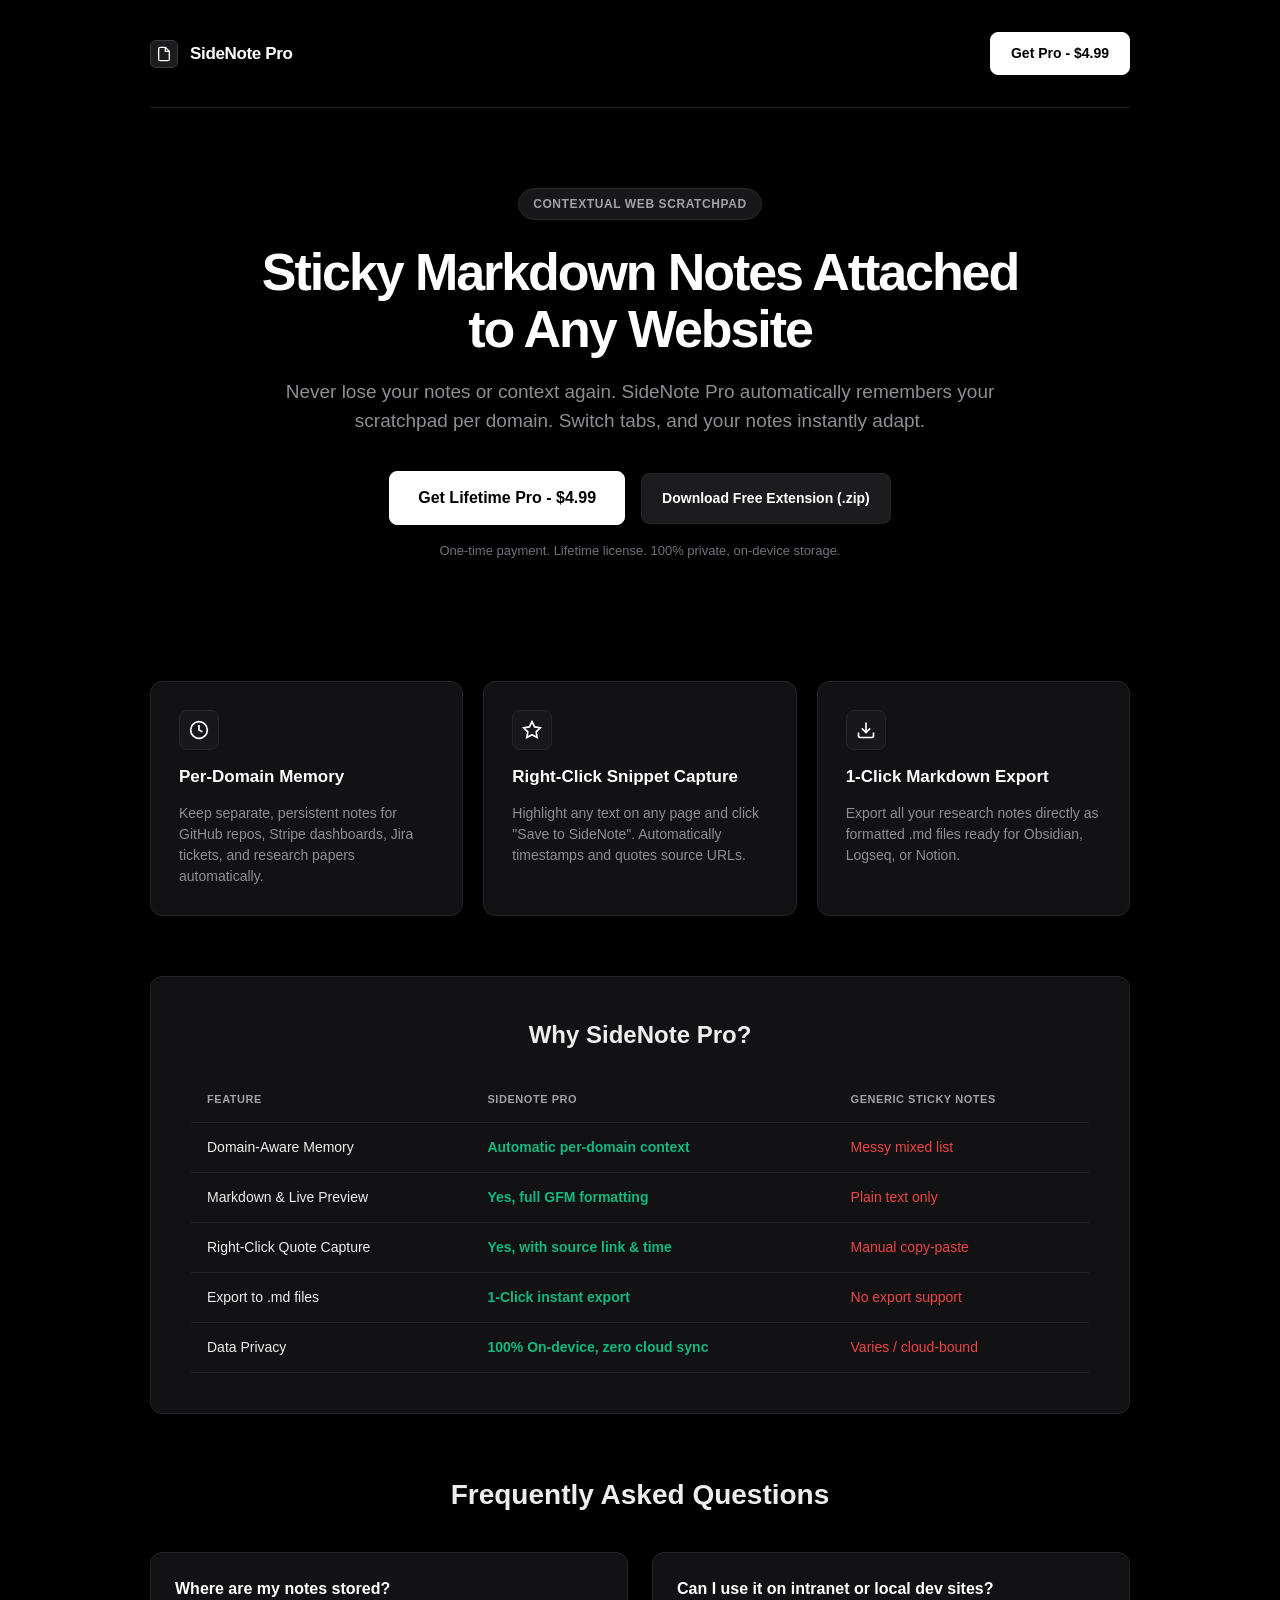
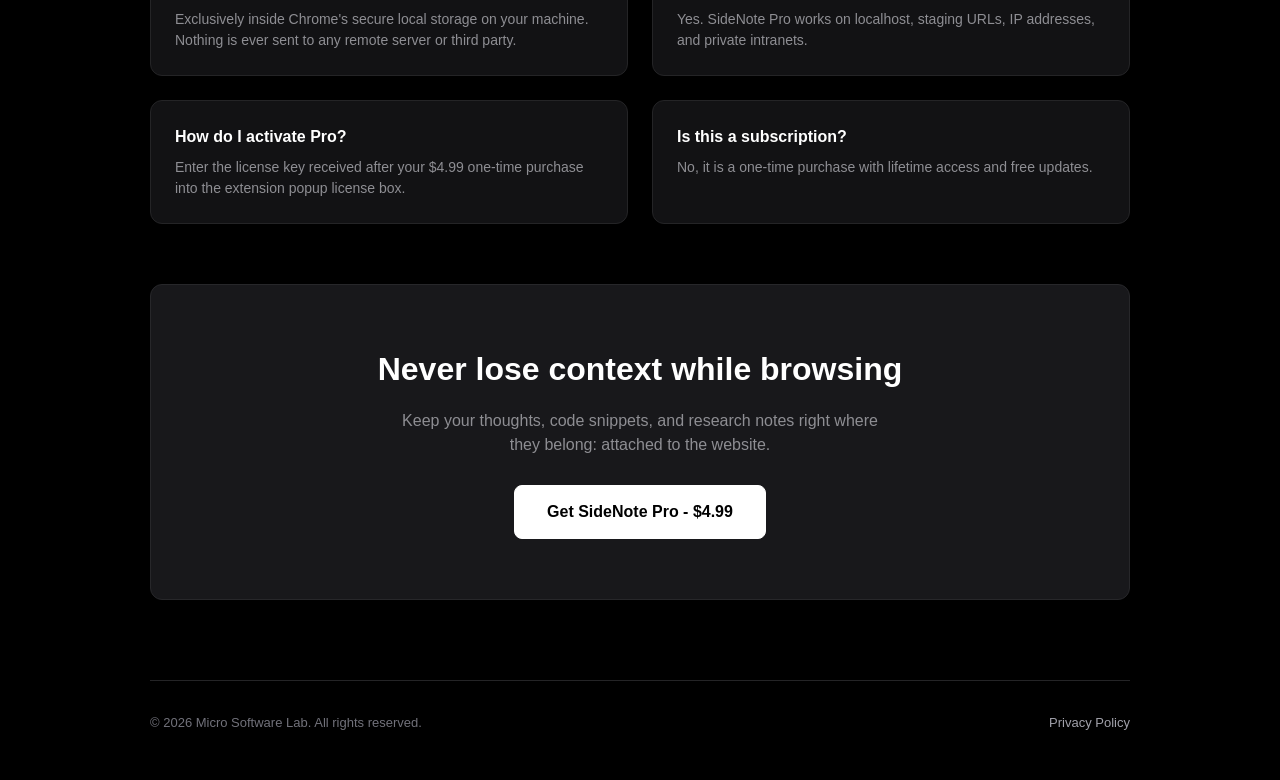
<file: index.html>
<!DOCTYPE html>
<html lang="en">
<head>
  <meta charset="UTF-8">
  <meta name="viewport" content="width=device-width, initial-scale=1.0">
  <title>SideNote Pro - Sticky Markdown Scratchpad for Every Website</title>
  <meta name="description" content="Contextual domain-smart Markdown scratchpad for Google Chrome. Pin notes, code snippets, and research checklists to any website. 100% on-device.">
  <link rel="icon" type="image/png" href="icons/icon48.png">
  <style>
    :root {
      --bg: #000000;
      --card-bg: #121214;
      --border: #242426;
      --text: #ededed;
      --text-muted: #8e8e93;
      --accent: #ffffff;
      --accent-text: #000000;
      --radius: 12px;
    }
    * { box-sizing: border-box; margin: 0; padding: 0; }
    body {
      background: var(--bg);
      color: var(--text);
      font-family: -apple-system, BlinkMacSystemFont, "SF Pro Text", "Segoe UI", Roboto, Helvetica, Arial, sans-serif;
      line-height: 1.5;
      -webkit-font-smoothing: antialiased;
      padding: 0 20px;
    }
    .container {
      max-width: 980px;
      margin: 0 auto;
    }
    nav {
      display: flex;
      justify-content: space-between;
      align-items: center;
      padding: 32px 0;
      border-bottom: 1px solid var(--border);
    }
    .logo {
      display: flex;
      align-items: center;
      gap: 12px;
      font-weight: 700;
      font-size: 17px;
      letter-spacing: -0.02em;
      color: #fff;
    }
    .logo-icon {
      width: 28px;
      height: 28px;
      background: #1c1c1e;
      border: 1px solid #3a3a3c;
      border-radius: 6px;
      display: flex;
      align-items: center;
      justify-content: center;
    }
    .nav-actions {
      display: flex;
      align-items: center;
      gap: 16px;
    }
    .btn {
      display: inline-flex;
      align-items: center;
      justify-content: center;
      gap: 8px;
      padding: 10px 20px;
      border-radius: 8px;
      font-size: 14px;
      font-weight: 600;
      text-decoration: none;
      transition: all 0.15s ease;
      cursor: pointer;
    }
    .btn-primary {
      background: var(--accent);
      color: var(--accent-text);
      border: 1px solid #ffffff;
    }
    .btn-primary:hover {
      background: #e5e5ea;
      transform: translateY(-1px);
    }
    .btn-secondary {
      background: #1c1c1e;
      color: #fff;
      border: 1px solid var(--border);
    }
    .btn-secondary:hover {
      background: #2c2c2e;
    }
    header.hero {
      text-align: center;
      padding: 80px 0 60px;
      max-width: 760px;
      margin: 0 auto;
    }
    .pill {
      display: inline-flex;
      align-items: center;
      gap: 6px;
      padding: 6px 14px;
      border-radius: 999px;
      background: #18181b;
      border: 1px solid #27272a;
      font-size: 12px;
      font-weight: 600;
      color: #a1a1aa;
      margin-bottom: 24px;
      text-transform: uppercase;
      letter-spacing: 0.05em;
    }
    h1 {
      font-size: 52px;
      font-weight: 800;
      letter-spacing: -0.04em;
      line-height: 1.1;
      margin-bottom: 20px;
      color: #fff;
    }
    p.hero-sub {
      font-size: 19px;
      color: var(--text-muted);
      line-height: 1.5;
      margin-bottom: 36px;
      font-weight: 400;
    }
    .hero-cta {
      display: flex;
      justify-content: center;
      align-items: center;
      gap: 16px;
      margin-bottom: 16px;
    }
    .hero-meta {
      font-size: 13px;
      color: #71717a;
    }
    .features-grid {
      display: grid;
      grid-template-columns: repeat(auto-fit, minmax(280px, 1fr));
      gap: 20px;
      margin: 60px 0;
    }
    .feature-card {
      background: var(--card-bg);
      border: 1px solid var(--border);
      border-radius: var(--radius);
      padding: 28px;
      display: flex;
      flex-direction: column;
      gap: 14px;
    }
    .icon-box {
      width: 40px;
      height: 40px;
      border-radius: 8px;
      background: #18181b;
      border: 1px solid #27272a;
      display: flex;
      align-items: center;
      justify-content: center;
      color: #fff;
    }
    .feature-card h3 {
      font-size: 17px;
      font-weight: 600;
      color: #fff;
    }
    .feature-card p {
      font-size: 14px;
      color: var(--text-muted);
      line-height: 1.5;
    }
    .comparison-section {
      background: var(--card-bg);
      border: 1px solid var(--border);
      border-radius: var(--radius);
      padding: 40px;
      margin: 60px 0;
    }
    .comparison-section h2 {
      font-size: 24px;
      font-weight: 700;
      margin-bottom: 24px;
      text-align: center;
    }
    table {
      width: 100%;
      border-collapse: collapse;
      text-align: left;
      font-size: 14px;
    }
    th, td {
      padding: 14px 16px;
      border-bottom: 1px solid var(--border);
    }
    th {
      color: #a1a1aa;
      font-weight: 600;
      text-transform: uppercase;
      font-size: 11px;
      letter-spacing: 0.05em;
    }
    .check { color: #10b981; font-weight: 600; }
    .cross { color: #ef4444; }
    .faq-section {
      margin: 60px 0;
    }
    .faq-section h2 {
      font-size: 28px;
      font-weight: 700;
      text-align: center;
      margin-bottom: 36px;
    }
    .faq-grid {
      display: grid;
      grid-template-columns: 1fr 1fr;
      gap: 24px;
    }
    .faq-item {
      background: var(--card-bg);
      border: 1px solid var(--border);
      border-radius: var(--radius);
      padding: 24px;
    }
    .faq-item h4 {
      font-size: 16px;
      font-weight: 600;
      margin-bottom: 8px;
      color: #fff;
    }
    .faq-item p {
      font-size: 14px;
      color: var(--text-muted);
      line-height: 1.5;
    }
    .cta-banner {
      background: #18181b;
      border: 1px solid #27272a;
      border-radius: var(--radius);
      padding: 60px 24px;
      text-align: center;
      margin: 60px 0 80px;
    }
    .cta-banner h2 {
      font-size: 32px;
      font-weight: 800;
      margin-bottom: 16px;
      color: #fff;
    }
    .cta-banner p {
      color: var(--text-muted);
      max-width: 500px;
      margin: 0 auto 28px;
      font-size: 16px;
    }
    footer {
      border-top: 1px solid var(--border);
      padding: 32px 0 48px;
      display: flex;
      justify-content: space-between;
      font-size: 13px;
      color: #71717a;
    }
    footer a { color: #a1a1aa; text-decoration: none; }
    footer a:hover { color: #fff; }
    @media (max-width: 768px) {
      h1 { font-size: 36px; }
      .faq-grid { grid-template-columns: 1fr; }
    }
  </style>
</head>
<body>
  <div class="container">
    <nav>
      <div class="logo">
        <div class="logo-icon">
          <svg width="16" height="16" viewBox="0 0 24 24" fill="none" stroke="#fff" stroke-width="2">
            <path d="M14 2H6a2 2 0 0 0-2 2v16a2 2 0 0 0 2 2h12a2 2 0 0 0 2-2V8z"></path>
            <polyline points="14 2 14 8 20 8"></polyline>
          </svg>
        </div>
        <span>SideNote Pro</span>
      </div>
      <div class="nav-actions">
        <a href="https://micro-software-lab.lemonsqueezy.com/checkout/buy/3dfdbeb4-d743-4fff-9328-c293507b80ab" class="btn btn-primary">Get Pro - $4.99</a>
      </div>
    </nav>

    <header class="hero">
      <div class="pill">Contextual Web Scratchpad</div>
      <h1>Sticky Markdown Notes Attached to Any Website</h1>
      <p class="hero-sub">Never lose your notes or context again. SideNote Pro automatically remembers your scratchpad per domain. Switch tabs, and your notes instantly adapt.</p>
      <div class="hero-cta">
        <a href="https://micro-software-lab.lemonsqueezy.com/checkout/buy/3dfdbeb4-d743-4fff-9328-c293507b80ab" class="btn btn-primary" style="padding: 14px 28px; font-size: 16px;">Get Lifetime Pro - $4.99</a>
        <a href="https://github.com/joshuajaimon7/sidenote-pro/releases/latest/download/09-sidenote-pro.zip" class="btn btn-secondary" style="padding: 14px 20px;">Download Free Extension (.zip)</a>
      </div>
      <div class="hero-meta">One-time payment. Lifetime license. 100% private, on-device storage.</div>
    </header>

    <div class="features-grid">
      <div class="feature-card">
        <div class="icon-box">
          <svg width="20" height="20" viewBox="0 0 24 24" fill="none" stroke="currentColor" stroke-width="2">
            <circle cx="12" cy="12" r="10"></circle>
            <polyline points="12 6 12 12 16 14"></polyline>
          </svg>
        </div>
        <h3>Per-Domain Memory</h3>
        <p>Keep separate, persistent notes for GitHub repos, Stripe dashboards, Jira tickets, and research papers automatically.</p>
      </div>

      <div class="feature-card">
        <div class="icon-box">
          <svg width="20" height="20" viewBox="0 0 24 24" fill="none" stroke="currentColor" stroke-width="2">
            <polygon points="12 2 15.09 8.26 22 9.27 17 14.14 18.18 21.02 12 17.77 5.82 21.02 7 14.14 2 9.27 8.91 8.26 12 2"></polygon>
          </svg>
        </div>
        <h3>Right-Click Snippet Capture</h3>
        <p>Highlight any text on any page and click "Save to SideNote". Automatically timestamps and quotes source URLs.</p>
      </div>

      <div class="feature-card">
        <div class="icon-box">
          <svg width="20" height="20" viewBox="0 0 24 24" fill="none" stroke="currentColor" stroke-width="2">
            <path d="M21 15v4a2 2 0 0 1-2 2H5a2 2 0 0 1-2-2v-4"></path>
            <polyline points="7 10 12 15 17 10"></polyline>
            <line x1="12" y1="15" x2="12" y2="3"></line>
          </svg>
        </div>
        <h3>1-Click Markdown Export</h3>
        <p>Export all your research notes directly as formatted .md files ready for Obsidian, Logseq, or Notion.</p>
      </div>
    </div>

    <div class="comparison-section">
      <h2>Why SideNote Pro?</h2>
      <table>
        <thead>
          <tr>
            <th>Feature</th>
            <th>SideNote Pro</th>
            <th>Generic Sticky Notes</th>
          </tr>
        </thead>
        <tbody>
          <tr>
            <td>Domain-Aware Memory</td>
            <td class="check">Automatic per-domain context</td>
            <td class="cross">Messy mixed list</td>
          </tr>
          <tr>
            <td>Markdown & Live Preview</td>
            <td class="check">Yes, full GFM formatting</td>
            <td class="cross">Plain text only</td>
          </tr>
          <tr>
            <td>Right-Click Quote Capture</td>
            <td class="check">Yes, with source link & time</td>
            <td class="cross">Manual copy-paste</td>
          </tr>
          <tr>
            <td>Export to .md files</td>
            <td class="check">1-Click instant export</td>
            <td class="cross">No export support</td>
          </tr>
          <tr>
            <td>Data Privacy</td>
            <td class="check">100% On-device, zero cloud sync</td>
            <td class="cross">Varies / cloud-bound</td>
          </tr>
        </tbody>
      </table>
    </div>

    <div class="faq-section">
      <h2>Frequently Asked Questions</h2>
      <div class="faq-grid">
        <div class="faq-item">
          <h4>Where are my notes stored?</h4>
          <p>Exclusively inside Chrome's secure local storage on your machine. Nothing is ever sent to any remote server or third party.</p>
        </div>
        <div class="faq-item">
          <h4>Can I use it on intranet or local dev sites?</h4>
          <p>Yes. SideNote Pro works on localhost, staging URLs, IP addresses, and private intranets.</p>
        </div>
        <div class="faq-item">
          <h4>How do I activate Pro?</h4>
          <p>Enter the license key received after your $4.99 one-time purchase into the extension popup license box.</p>
        </div>
        <div class="faq-item">
          <h4>Is this a subscription?</h4>
          <p>No, it is a one-time purchase with lifetime access and free updates.</p>
        </div>
      </div>
    </div>

    <div class="cta-banner">
      <h2>Never lose context while browsing</h2>
      <p>Keep your thoughts, code snippets, and research notes right where they belong: attached to the website.</p>
      <a href="https://micro-software-lab.lemonsqueezy.com/checkout/buy/3dfdbeb4-d743-4fff-9328-c293507b80ab" class="btn btn-primary" style="padding: 14px 32px; font-size: 16px;">Get SideNote Pro - $4.99</a>
    </div>

    <footer>
      <div>&copy; 2026 Micro Software Lab. All rights reserved.</div>
      <div>
        <a href="privacy.html">Privacy Policy</a>
      </div>
    </footer>
  </div>
</body>
</html>
</file>
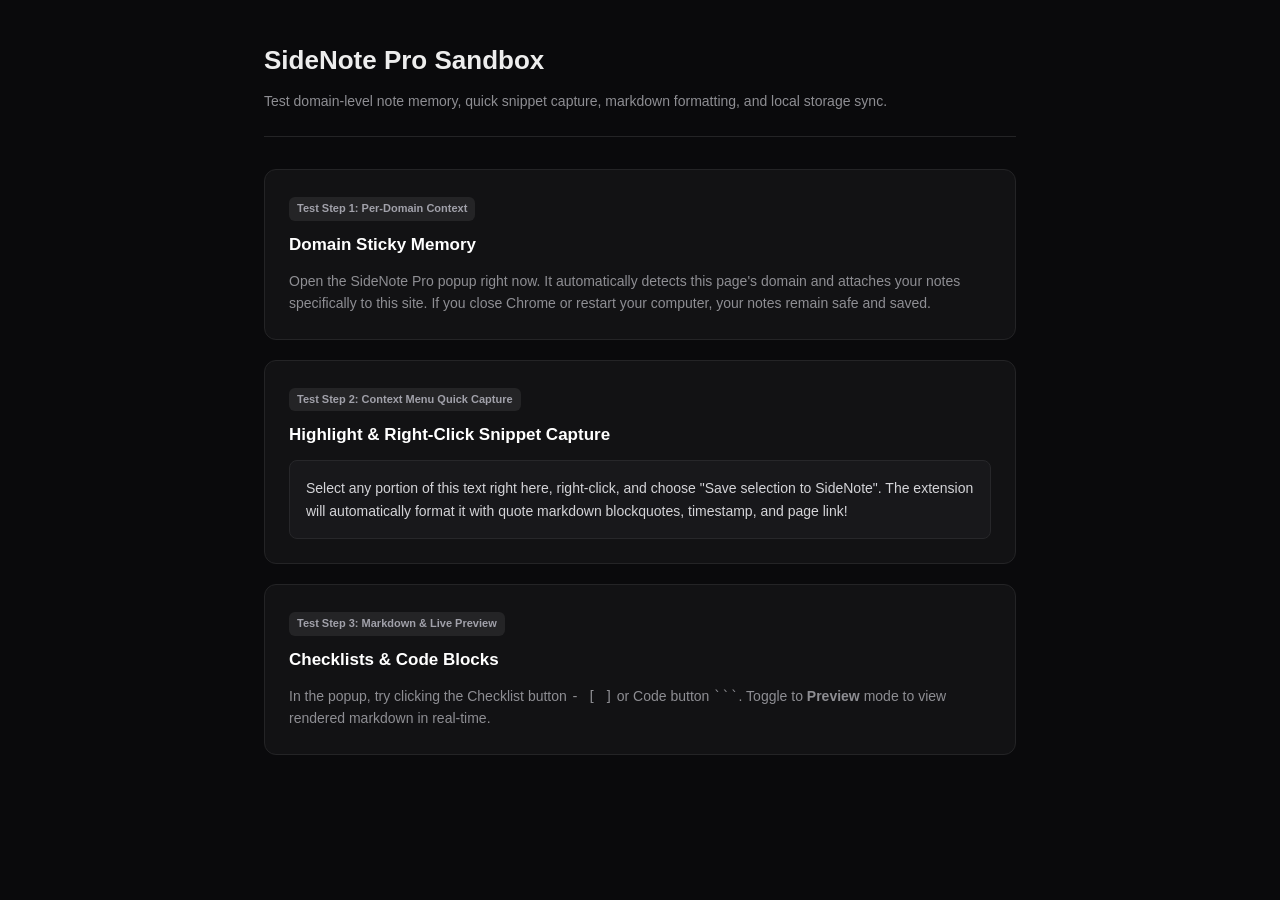
<file: demo-test.html>
<!DOCTYPE html>
<html lang="en">
<head>
  <meta charset="UTF-8">
  <meta name="viewport" content="width=device-width, initial-scale=1.0">
  <title>SideNote Pro - Interactive Test Sandbox</title>
  <style>
    * { box-sizing: border-box; margin: 0; padding: 0; }
    body {
      background: #0a0a0c;
      color: #ededed;
      font-family: -apple-system, BlinkMacSystemFont, "SF Pro Text", "Segoe UI", Roboto, sans-serif;
      padding: 40px 24px;
      max-width: 800px;
      margin: 0 auto;
      line-height: 1.6;
    }
    header {
      border-bottom: 1px solid #242426;
      padding-bottom: 24px;
      margin-bottom: 32px;
    }
    h1 { font-size: 26px; font-weight: 700; margin-bottom: 8px; }
    p { color: #8e8e93; font-size: 14px; }
    .card {
      background: #121214;
      border: 1px solid #242426;
      border-radius: 12px;
      padding: 24px;
      margin-bottom: 20px;
    }
    h3 { font-size: 17px; font-weight: 600; margin-bottom: 12px; color: #fff; }
    .sample-text {
      background: #18181b;
      border: 1px solid #27272a;
      border-radius: 8px;
      padding: 16px;
      font-size: 14px;
      color: #d4d4d8;
      user-select: text;
    }
    .badge {
      display: inline-block;
      font-size: 11px;
      font-weight: 600;
      padding: 3px 8px;
      border-radius: 6px;
      background: #242426;
      color: #a1a1aa;
      margin-bottom: 10px;
    }
  </style>
</head>
<body>
  <header>
    <h1>SideNote Pro Sandbox</h1>
    <p>Test domain-level note memory, quick snippet capture, markdown formatting, and local storage sync.</p>
  </header>

  <div class="card">
    <span class="badge">Test Step 1: Per-Domain Context</span>
    <h3>Domain Sticky Memory</h3>
    <p>Open the SideNote Pro popup right now. It automatically detects this page's domain and attaches your notes specifically to this site. If you close Chrome or restart your computer, your notes remain safe and saved.</p>
  </div>

  <div class="card">
    <span class="badge">Test Step 2: Context Menu Quick Capture</span>
    <h3>Highlight & Right-Click Snippet Capture</h3>
    <p class="sample-text">
      Select any portion of this text right here, right-click, and choose "Save selection to SideNote". The extension will automatically format it with quote markdown blockquotes, timestamp, and page link!
    </p>
  </div>

  <div class="card">
    <span class="badge">Test Step 3: Markdown & Live Preview</span>
    <h3>Checklists & Code Blocks</h3>
    <p>In the popup, try clicking the Checklist button <code>- [ ]</code> or Code button <code>```</code>. Toggle to <strong>Preview</strong> mode to view rendered markdown in real-time.</p>
  </div>
</body>
</html>
</file>
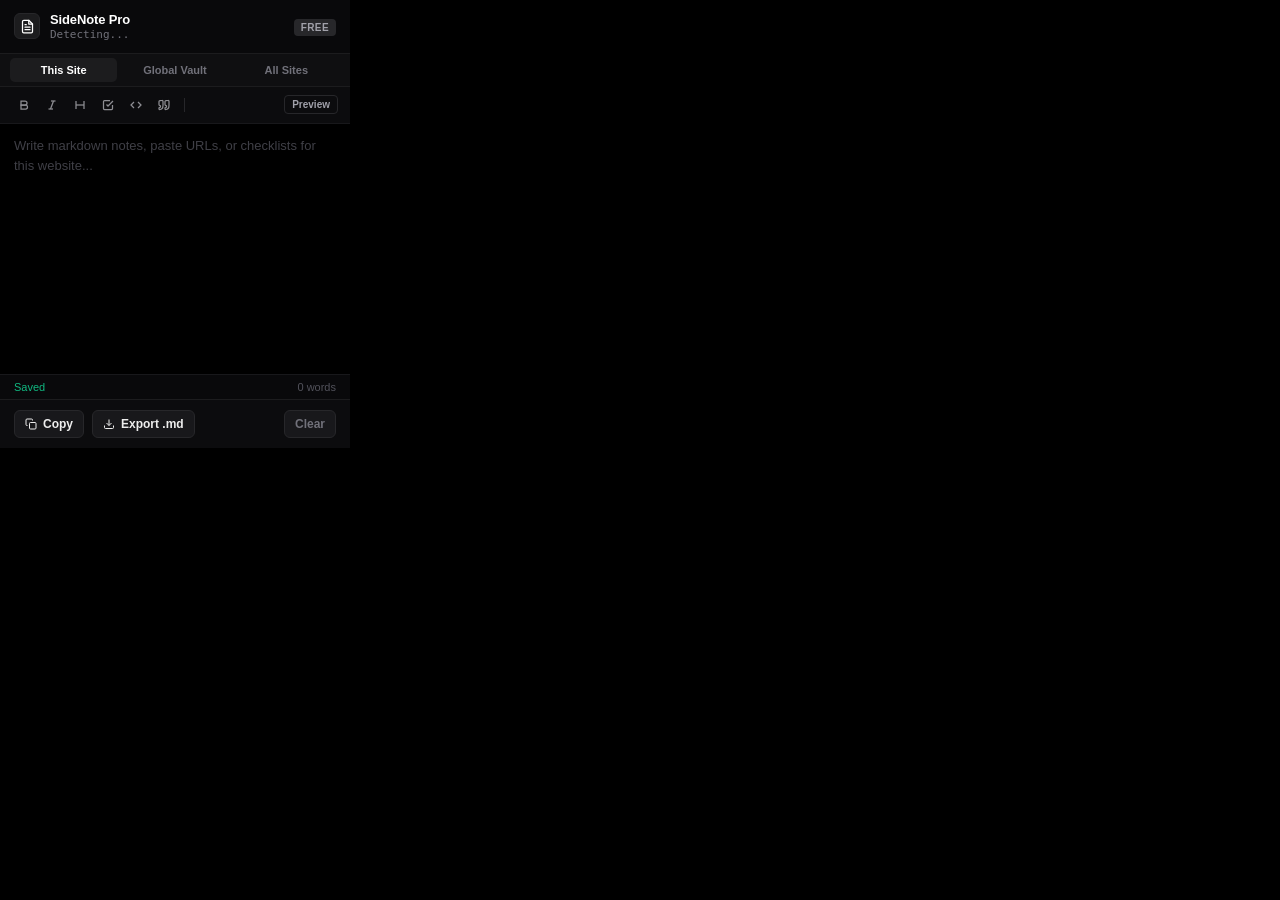
<file: popup.html>
<!DOCTYPE html>
<html lang="en">
<head>
  <meta charset="UTF-8">
  <meta name="viewport" content="width=device-width, initial-scale=1.0">
  <title>SideNote Pro</title>
  <link rel="stylesheet" href="popup.css">
</head>
<body>
  <div class="app-container">
    <!-- Header -->
    <header class="header">
      <div class="header-left">
        <div class="logo-mark">
          <svg width="15" height="15" viewBox="0 0 24 24" fill="none" stroke="#fff" stroke-width="2" stroke-linecap="round" stroke-linejoin="round">
            <path d="M14 2H6a2 2 0 0 0-2 2v16a2 2 0 0 0 2 2h12a2 2 0 0 0 2-2V8z"></path>
            <polyline points="14 2 14 8 20 8"></polyline>
            <line x1="16" y1="13" x2="8" y2="13"></line>
            <line x1="16" y1="17" x2="8" y2="17"></line>
            <polyline points="10 9 9 9 8 9"></polyline>
          </svg>
        </div>
        <div class="title-group">
          <span class="app-title">SideNote Pro</span>
          <span class="domain-tag" id="domainTag">Detecting...</span>
        </div>
      </div>
      <div class="header-right">
        <button class="icon-btn" id="proStatusBtn" title="License Status">
          <span class="badge" id="proBadge">Free</span>
        </button>
      </div>
    </header>

    <!-- Scope Tabs -->
    <div class="nav-tabs">
      <button class="nav-tab active" id="tabSite">This Site</button>
      <button class="nav-tab" id="tabGlobal">Global Vault</button>
      <button class="nav-tab" id="tabAll">All Sites</button>
    </div>

    <!-- Main Editor / Preview View -->
    <main class="editor-view" id="editorView">
      <!-- Formatting Toolbar -->
      <div class="toolbar">
        <button class="tool-btn" id="btnBold" title="Bold">
          <svg width="12" height="12" viewBox="0 0 24 24" fill="none" stroke="currentColor" stroke-width="2.5"><path d="M6 4h8a4 4 0 0 1 4 4 4 4 0 0 1-4 4H6z"></path><path d="M6 12h9a4 4 0 0 1 4 4 4 4 0 0 1-4 4H6z"></path></svg>
        </button>
        <button class="tool-btn" id="btnItalic" title="Italic">
          <svg width="12" height="12" viewBox="0 0 24 24" fill="none" stroke="currentColor" stroke-width="2.5"><line x1="19" y1="4" x2="10" y2="4"></line><line x1="14" y1="20" x2="5" y2="20"></line><line x1="15" y1="4" x2="9" y2="20"></line></svg>
        </button>
        <button class="tool-btn" id="btnHeading" title="Heading">
          <svg width="12" height="12" viewBox="0 0 24 24" fill="none" stroke="currentColor" stroke-width="2.5"><path d="M4 12h16"></path><path d="M4 4v16"></path><path d="M20 4v16"></path></svg>
        </button>
        <button class="tool-btn" id="btnChecklist" title="Checklist">
          <svg width="12" height="12" viewBox="0 0 24 24" fill="none" stroke="currentColor" stroke-width="2.5"><polyline points="9 11 12 14 22 4"></polyline><path d="M21 12v7a2 2 0 0 1-2 2H5a2 2 0 0 1-2-2V5a2 2 0 0 1 2-2h11"></path></svg>
        </button>
        <button class="tool-btn" id="btnCode" title="Code">
          <svg width="12" height="12" viewBox="0 0 24 24" fill="none" stroke="currentColor" stroke-width="2.5"><polyline points="16 18 22 12 16 6"></polyline><polyline points="8 6 2 12 8 18"></polyline></svg>
        </button>
        <button class="tool-btn" id="btnQuote" title="Quote">
          <svg width="12" height="12" viewBox="0 0 24 24" fill="none" stroke="currentColor" stroke-width="2.5"><path d="M3 21c3 0 7-1 7-8V5c0-1.25-.756-2.017-2-2H4c-1.25 0-2 .75-2 1.972V11c0 1.25.75 2 2 2 1 0 1 0 1 1v1c0 1-1 2-2 2s-1 .008-1 1.031V20c0 1 0 1 1 1z"></path><path d="M15 21c3 0 7-1 7-8V5c0-1.25-.757-2.017-2-2h-4c-1.25 0-2 .75-2 1.972V11c0 1.25.75 2 2 2 1 0 1 0 1 1v1c0 1-1 2-2 2s-1 .008-1 1.031V20c0 1 0 1 1 1z"></path></svg>
        </button>
        <div class="tool-divider"></div>
        <button class="tool-btn-text" id="btnTogglePreview">Preview</button>
      </div>

      <!-- Textarea Container -->
      <div class="editor-container">
        <textarea id="noteInput" placeholder="Write markdown notes, paste URLs, or checklists for this website..." spellcheck="false"></textarea>
        <div id="notePreview" class="markdown-preview hidden"></div>
      </div>

      <!-- Metadata & Auto-save bar -->
      <div class="editor-meta">
        <div class="meta-left">
          <span class="save-status" id="saveStatus">Saved</span>
        </div>
        <div class="meta-right">
          <span id="charCount">0 words</span>
        </div>
      </div>

      <!-- Footer Action Buttons -->
      <div class="editor-actions">
        <button class="btn btn-secondary btn-sm" id="btnCopyNote">
          <svg width="12" height="12" viewBox="0 0 24 24" fill="none" stroke="currentColor" stroke-width="2"><rect x="9" y="9" width="13" height="13" rx="2" ry="2"></rect><path d="M5 15H4a2 2 0 0 1-2-2V4a2 2 0 0 1 2-2h9a2 2 0 0 1 2 2v1"></path></svg>
          Copy
        </button>
        <button class="btn btn-secondary btn-sm" id="btnExportMd">
          <svg width="12" height="12" viewBox="0 0 24 24" fill="none" stroke="currentColor" stroke-width="2"><path d="M21 15v4a2 2 0 0 1-2 2H5a2 2 0 0 1-2-2v-4"></path><polyline points="7 10 12 15 17 10"></polyline><line x1="12" y1="15" x2="12" y2="3"></line></svg>
          Export .md
        </button>
        <button class="btn btn-secondary btn-sm btn-danger" id="btnClearNote">
          Clear
        </button>
      </div>
    </main>

    <!-- All Sites Drawer View -->
    <div class="sites-view hidden" id="sitesView">
      <div class="sites-header">
        <input type="text" id="searchSitesInput" placeholder="Search domain notes..." spellcheck="false">
      </div>
      <div class="sites-list" id="sitesList">
        <!-- Rendered dynamically -->
      </div>
    </div>

    <!-- Upgrade / Pro Modal (Strictly position: absolute within container) -->
    <div class="modal-overlay hidden" id="upgradeModal">
      <div class="modal-card">
        <div class="modal-header">
          <h3>Upgrade to SideNote Pro</h3>
          <button class="close-btn" id="closeModalBtn">&times;</button>
        </div>
        <p class="modal-sub">Keep your research and website context synced locally forever.</p>
        
        <div class="modal-perks">
          <div class="perk-row">
            <svg width="14" height="14" viewBox="0 0 24 24" fill="none" stroke="#fff" stroke-width="2.5"><polyline points="20 6 9 17 4 12"></polyline></svg>
            <span>Unlimited domain sticky notes</span>
          </div>
          <div class="perk-row">
            <svg width="14" height="14" viewBox="0 0 24 24" fill="none" stroke="#fff" stroke-width="2.5"><polyline points="20 6 9 17 4 12"></polyline></svg>
            <span>All-sites searchable drawer</span>
          </div>
          <div class="perk-row">
            <svg width="14" height="14" viewBox="0 0 24 24" fill="none" stroke="#fff" stroke-width="2.5"><polyline points="20 6 9 17 4 12"></polyline></svg>
            <span>One-click .md batch exports</span>
          </div>
          <div class="perk-row">
            <svg width="14" height="14" viewBox="0 0 24 24" fill="none" stroke="#fff" stroke-width="2.5"><polyline points="20 6 9 17 4 12"></polyline></svg>
            <span>100% on-device private & offline</span>
          </div>
        </div>

        <a href="https://micro-software-lab.lemonsqueezy.com/checkout/buy/3dfdbeb4-d743-4fff-9328-c293507b80ab" target="_blank" class="btn btn-primary btn-block">Get Lifetime License - $4.99</a>

        <div class="license-form">
          <input type="text" id="licenseKeyInput" placeholder="Paste license key here...">
          <button class="btn btn-secondary btn-sm" id="btnActivateLicense">Activate</button>
        </div>
        <div class="license-status-msg" id="licenseMsg"></div>
      </div>
    </div>
  </div>

  <script src="popup.js"></script>
</body>
</html>
</file>
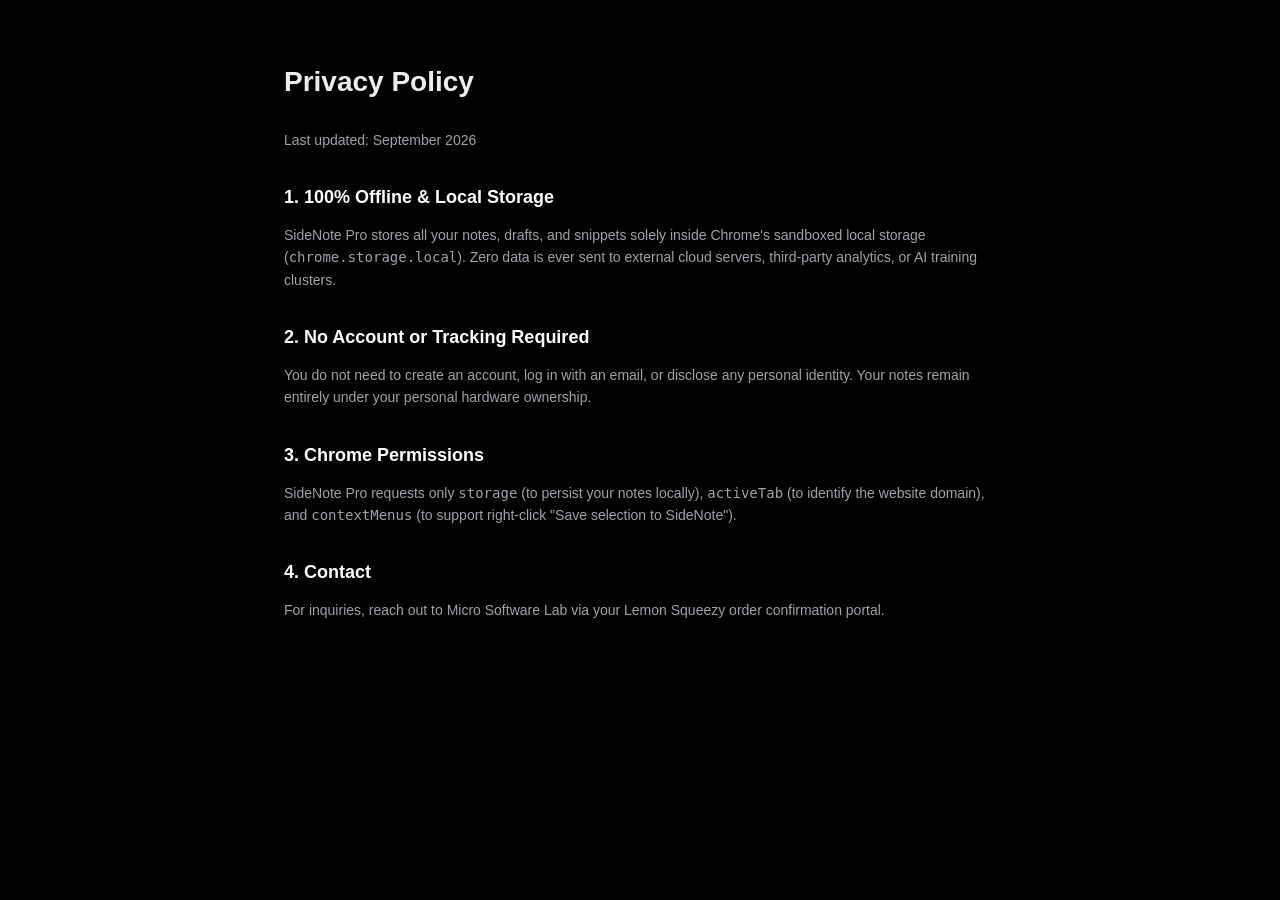
<file: privacy.html>
<!DOCTYPE html>
<html lang="en">
<head>
  <meta charset="UTF-8">
  <meta name="viewport" content="width=device-width, initial-scale=1.0">
  <title>Privacy Policy - SideNote Pro</title>
  <style>
    * { box-sizing: border-box; margin: 0; padding: 0; }
    body {
      background: #000000;
      color: #ededed;
      font-family: -apple-system, BlinkMacSystemFont, "SF Pro Text", "Segoe UI", Roboto, sans-serif;
      padding: 60px 24px;
      max-width: 760px;
      margin: 0 auto;
      line-height: 1.6;
    }
    h1 { font-size: 28px; font-weight: 700; margin-bottom: 24px; }
    h2 { font-size: 18px; font-weight: 600; margin-top: 32px; margin-bottom: 12px; color: #fff; }
    p { color: #a1a1aa; font-size: 14px; margin-bottom: 16px; }
  </style>
</head>
<body>
  <h1>Privacy Policy</h1>
  <p>Last updated: September 2026</p>

  <h2>1. 100% Offline & Local Storage</h2>
  <p>SideNote Pro stores all your notes, drafts, and snippets solely inside Chrome's sandboxed local storage (<code>chrome.storage.local</code>). Zero data is ever sent to external cloud servers, third-party analytics, or AI training clusters.</p>

  <h2>2. No Account or Tracking Required</h2>
  <p>You do not need to create an account, log in with an email, or disclose any personal identity. Your notes remain entirely under your personal hardware ownership.</p>

  <h2>3. Chrome Permissions</h2>
  <p>SideNote Pro requests only <code>storage</code> (to persist your notes locally), <code>activeTab</code> (to identify the website domain), and <code>contextMenus</code> (to support right-click "Save selection to SideNote").</p>

  <h2>4. Contact</h2>
  <p>For inquiries, reach out to Micro Software Lab via your Lemon Squeezy order confirmation portal.</p>
</body>
</html>
</file>
<file: popup.css>
/* popup.css - SideNote Pro Pure Apple Dark Mode */
* {
  box-sizing: border-box;
  margin: 0;
  padding: 0;
  -webkit-font-smoothing: antialiased;
}

html, body {
  width: 350px;
  max-width: 350px;
  min-width: 350px;
  margin: 0;
  padding: 0;
  background: #000000;
  color: #ededed;
  font-family: -apple-system, BlinkMacSystemFont, "SF Pro Text", "Segoe UI", Roboto, sans-serif;
  overflow-x: hidden;
  user-select: none;
}

.app-container {
  width: 350px;
  max-width: 350px;
  min-height: 480px;
  position: relative;
  background: #000000;
  display: flex;
  flex-direction: column;
}

/* Header */
.header {
  padding: 12px 14px;
  display: flex;
  align-items: center;
  justify-content: space-between;
  border-bottom: 1px solid #1c1c1e;
  background: #09090b;
}

.header-left {
  display: flex;
  align-items: center;
  gap: 10px;
  min-width: 0;
}

.logo-mark {
  width: 26px;
  height: 26px;
  border-radius: 6px;
  background: #1c1c1e;
  border: 1px solid #27272a;
  display: flex;
  align-items: center;
  justify-content: center;
  flex-shrink: 0;
}

.title-group {
  display: flex;
  flex-direction: column;
  min-width: 0;
}

.app-title {
  font-size: 13px;
  font-weight: 700;
  letter-spacing: -0.01em;
  color: #fff;
  line-height: 1.2;
}

.domain-tag {
  font-size: 11px;
  color: #71717a;
  white-space: nowrap;
  overflow: hidden;
  text-overflow: ellipsis;
  max-width: 170px;
  font-family: ui-monospace, SFMono-Regular, Menlo, monospace;
}

.icon-btn {
  background: none;
  border: none;
  cursor: pointer;
  padding: 0;
}

.badge {
  font-size: 10px;
  font-weight: 700;
  text-transform: uppercase;
  padding: 3px 7px;
  border-radius: 4px;
  background: #27272a;
  color: #a1a1aa;
  letter-spacing: 0.04em;
  transition: all 0.15s ease;
}

.badge.pro-active {
  background: #ffffff;
  color: #000000;
}

/* Scope Tabs */
.nav-tabs {
  display: flex;
  background: #0f0f11;
  border-bottom: 1px solid #1c1c1e;
  padding: 4px 10px;
  gap: 4px;
}

.nav-tab {
  flex: 1;
  background: transparent;
  border: none;
  color: #71717a;
  font-size: 11px;
  font-weight: 600;
  padding: 6px 0;
  border-radius: 5px;
  cursor: pointer;
  transition: all 0.15s ease;
}

.nav-tab:hover {
  color: #d4d4d8;
}

.nav-tab.active {
  background: #1c1c1e;
  color: #ffffff;
}

/* Toolbar */
.toolbar {
  display: flex;
  align-items: center;
  padding: 6px 12px;
  background: #0c0c0e;
  border-bottom: 1px solid #18181b;
  gap: 4px;
}

.tool-btn {
  width: 24px;
  height: 24px;
  background: transparent;
  border: none;
  border-radius: 4px;
  color: #8e8e93;
  display: flex;
  align-items: center;
  justify-content: center;
  cursor: pointer;
  transition: background 0.15s ease, color 0.15s ease;
}

.tool-btn:hover {
  background: #1c1c1e;
  color: #ffffff;
}

.tool-divider {
  width: 1px;
  height: 14px;
  background: #27272a;
  margin: 0 4px;
}

.tool-btn-text {
  background: transparent;
  border: 1px solid #27272a;
  color: #a1a1aa;
  font-size: 10px;
  font-weight: 600;
  padding: 3px 7px;
  border-radius: 4px;
  margin-left: auto;
  cursor: pointer;
}

.tool-btn-text:hover {
  background: #1c1c1e;
  color: #fff;
}

.tool-btn-text.active {
  background: #ffffff;
  color: #000000;
  border-color: #ffffff;
}

/* Editor Container */
.editor-container {
  flex: 1;
  min-height: 240px;
  position: relative;
  background: #000000;
  display: flex;
  flex-direction: column;
}

#noteInput {
  width: 100%;
  height: 250px;
  background: #000000;
  color: #ededed;
  border: none;
  padding: 12px 14px;
  font-size: 13px;
  line-height: 1.6;
  font-family: -apple-system, BlinkMacSystemFont, "SF Pro Text", "Segoe UI", Roboto, sans-serif;
  resize: none;
  outline: none;
  user-select: text;
}

#noteInput::placeholder {
  color: #3f3f46;
}

.markdown-preview {
  position: absolute;
  top: 0;
  left: 0;
  width: 100%;
  height: 100%;
  padding: 12px 14px;
  overflow-y: auto;
  background: #000000;
  color: #e4e4e7;
  font-size: 13px;
  line-height: 1.6;
  user-select: text;
}

.markdown-preview h1, .markdown-preview h2, .markdown-preview h3 {
  color: #fff;
  margin-top: 8px;
  margin-bottom: 6px;
  font-weight: 700;
}
.markdown-preview h1 { font-size: 16px; }
.markdown-preview h2 { font-size: 15px; }
.markdown-preview h3 { font-size: 14px; }

.markdown-preview p {
  margin-bottom: 8px;
}

.markdown-preview blockquote {
  border-left: 2px solid #3f3f46;
  padding-left: 8px;
  color: #a1a1aa;
  font-style: italic;
  margin: 6px 0;
}

.markdown-preview code {
  background: #18181b;
  border: 1px solid #27272a;
  border-radius: 4px;
  padding: 1px 4px;
  font-family: ui-monospace, SFMono-Regular, monospace;
  font-size: 12px;
}

.markdown-preview pre {
  background: #121214;
  border: 1px solid #242426;
  border-radius: 6px;
  padding: 8px;
  overflow-x: auto;
  margin: 8px 0;
}

.markdown-preview a {
  color: #60a5fa;
  text-decoration: underline;
}

.markdown-preview .task-item {
  display: flex;
  align-items: center;
  gap: 6px;
  margin: 4px 0;
}

/* Editor Meta */
.editor-meta {
  display: flex;
  justify-content: space-between;
  align-items: center;
  padding: 6px 14px;
  background: #09090b;
  border-top: 1px solid #18181b;
  font-size: 11px;
  color: #52525b;
}

.save-status {
  color: #10b981;
  font-weight: 500;
}

/* Actions Footer */
.editor-actions {
  display: flex;
  align-items: center;
  gap: 8px;
  padding: 10px 14px;
  background: #0c0c0e;
  border-top: 1px solid #1c1c1e;
}

.btn {
  display: inline-flex;
  align-items: center;
  justify-content: center;
  gap: 6px;
  border-radius: 6px;
  font-size: 12px;
  font-weight: 600;
  cursor: pointer;
  transition: all 0.15s ease;
  text-decoration: none;
}

.btn-sm {
  padding: 6px 10px;
}

.btn-block {
  width: 100%;
  padding: 10px;
}

.btn-primary {
  background: #ffffff;
  color: #000000;
  border: 1px solid #ffffff;
}

.btn-primary:hover {
  background: #e4e4e7;
}

.btn-secondary {
  background: #18181b;
  color: #ededed;
  border: 1px solid #27272a;
}

.btn-secondary:hover {
  background: #27272a;
  color: #fff;
}

.btn-danger {
  color: #71717a;
  margin-left: auto;
}

.btn-danger:hover {
  background: #271417;
  color: #f87171;
  border-color: #451a1d;
}

/* Sites Drawer View */
.sites-view {
  flex: 1;
  display: flex;
  flex-direction: column;
  background: #000000;
  min-height: 380px;
}

.sites-header {
  padding: 10px 14px;
  border-bottom: 1px solid #1c1c1e;
}

#searchSitesInput {
  width: 100%;
  background: #121214;
  border: 1px solid #242426;
  border-radius: 6px;
  padding: 8px 10px;
  font-size: 12px;
  color: #fff;
  outline: none;
}

#searchSitesInput:focus {
  border-color: #3f3f46;
}

.sites-list {
  flex: 1;
  overflow-y: auto;
  max-height: 340px;
}

.site-item {
  padding: 10px 14px;
  border-bottom: 1px solid #141416;
  cursor: pointer;
  transition: background 0.15s ease;
  display: flex;
  flex-direction: column;
  gap: 3px;
}

.site-item:hover {
  background: #121214;
}

.site-item-domain {
  font-size: 12px;
  font-weight: 600;
  color: #fff;
  display: flex;
  justify-content: space-between;
}

.site-item-date {
  font-size: 10px;
  color: #52525b;
}

.site-item-preview {
  font-size: 11px;
  color: #71717a;
  white-space: nowrap;
  overflow: hidden;
  text-overflow: ellipsis;
}

/* Upgrade Modal Overlay (Strictly absolute inside popup) */
.modal-overlay {
  position: absolute;
  top: 0;
  left: 0;
  width: 100%;
  height: 100%;
  background: rgba(0, 0, 0, 0.88);
  backdrop-filter: blur(8px);
  z-index: 100;
  display: flex;
  align-items: center;
  justify-content: center;
  padding: 16px;
}

.modal-card {
  background: #121214;
  border: 1px solid #27272a;
  border-radius: 10px;
  padding: 18px;
  width: 100%;
  max-width: 318px;
  display: flex;
  flex-direction: column;
  gap: 12px;
  box-shadow: 0 12px 32px rgba(0,0,0,0.8);
}

.modal-header {
  display: flex;
  justify-content: space-between;
  align-items: center;
}

.modal-header h3 {
  font-size: 15px;
  font-weight: 700;
  color: #fff;
}

.close-btn {
  background: none;
  border: none;
  color: #71717a;
  font-size: 18px;
  cursor: pointer;
}

.modal-sub {
  font-size: 12px;
  color: #8e8e93;
  line-height: 1.4;
}

.modal-perks {
  display: flex;
  flex-direction: column;
  gap: 8px;
  padding: 6px 0;
}

.perk-row {
  display: flex;
  align-items: center;
  gap: 8px;
  font-size: 12px;
  color: #d4d4d8;
}

.license-form {
  display: flex;
  gap: 6px;
  margin-top: 4px;
}

.license-form input {
  flex: 1;
  background: #18181b;
  border: 1px solid #27272a;
  border-radius: 6px;
  padding: 6px 8px;
  font-size: 11px;
  color: #fff;
  outline: none;
}

.license-status-msg {
  font-size: 11px;
  text-align: center;
  min-height: 14px;
}

.hidden {
  display: none !important;
}
</file>
